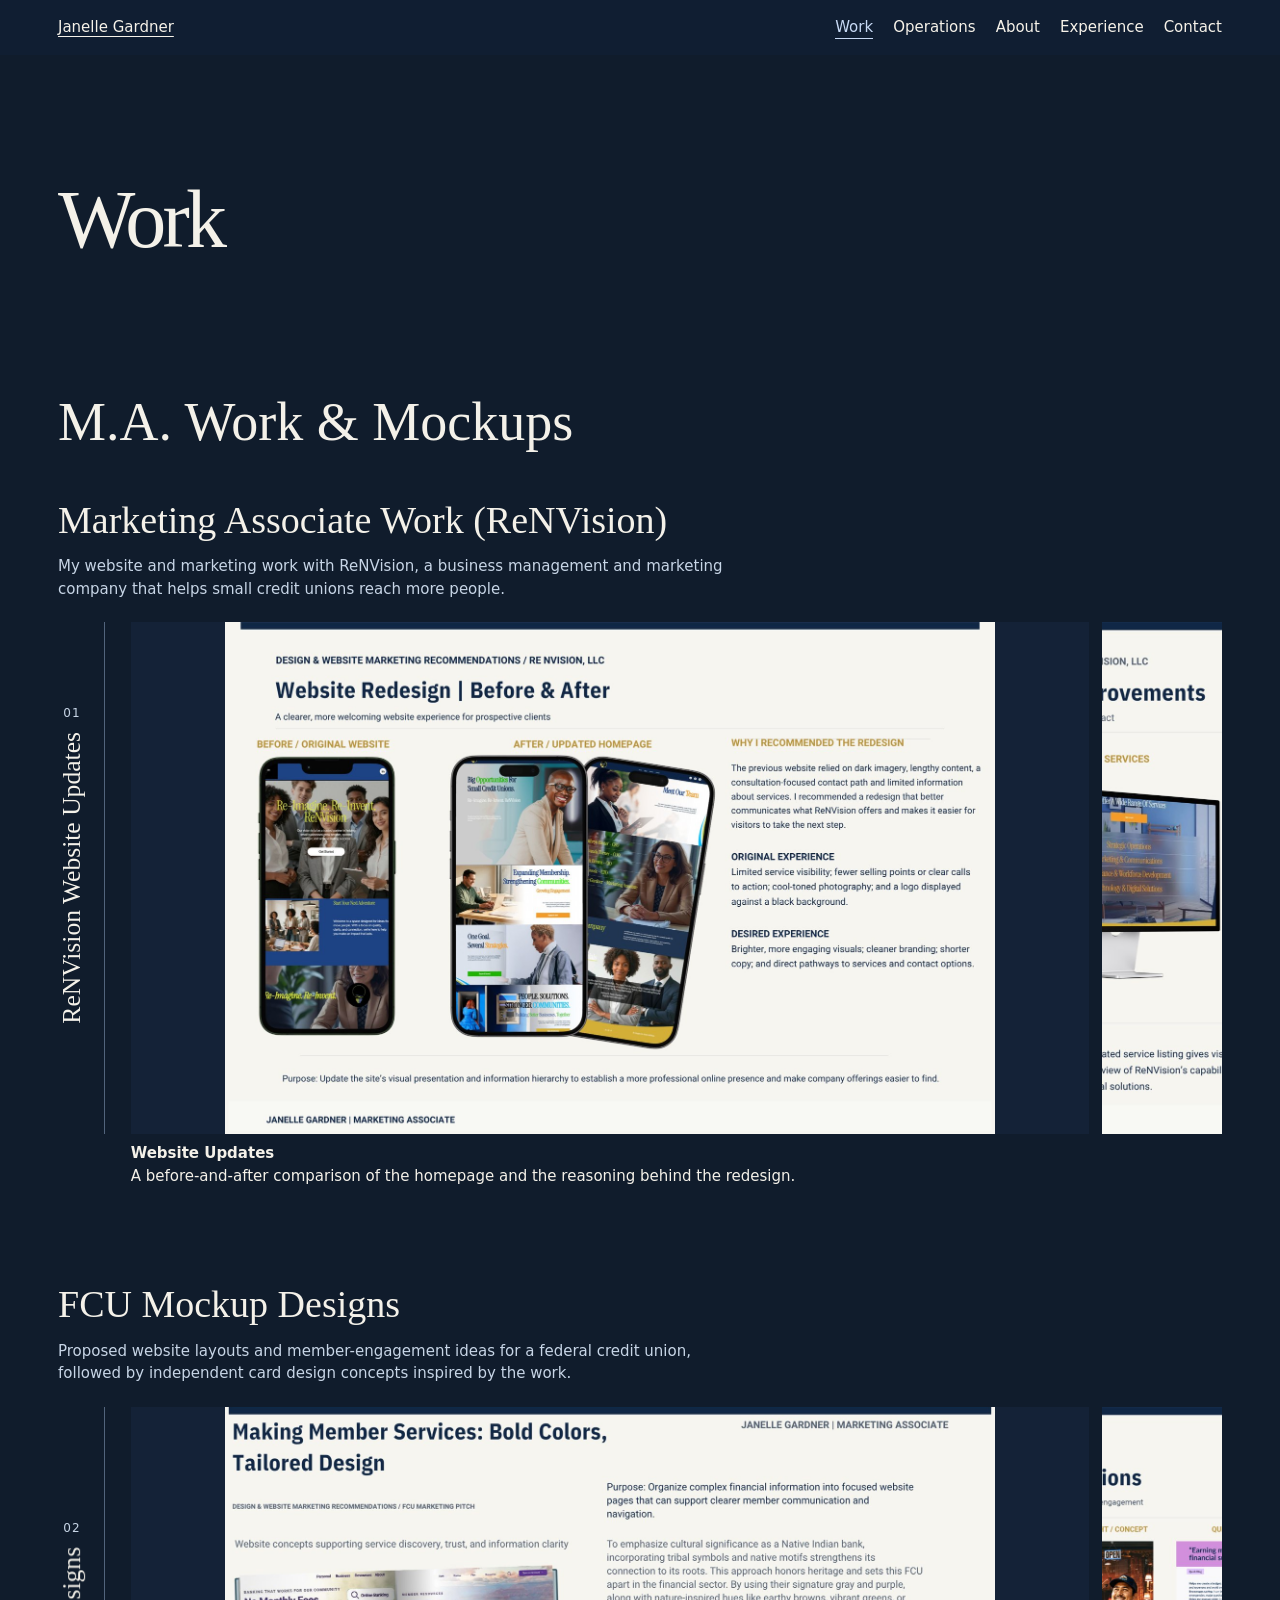
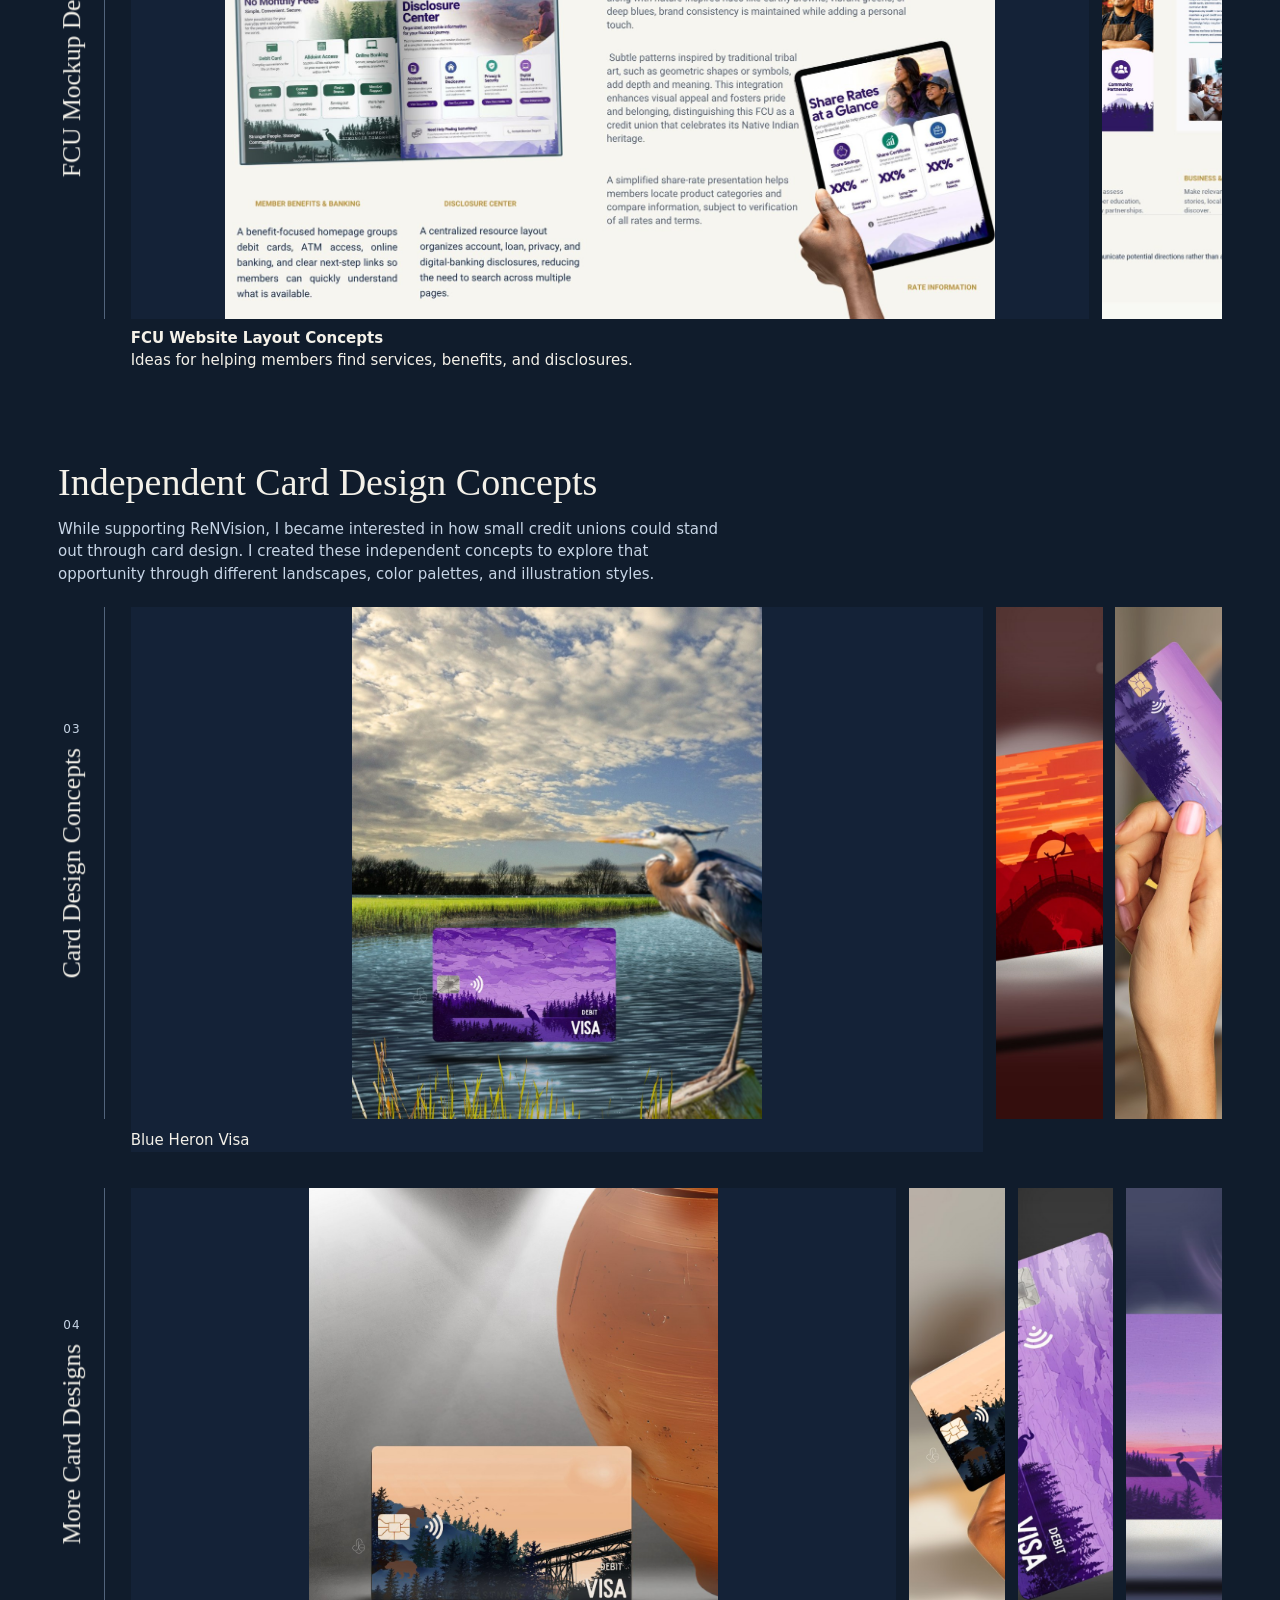
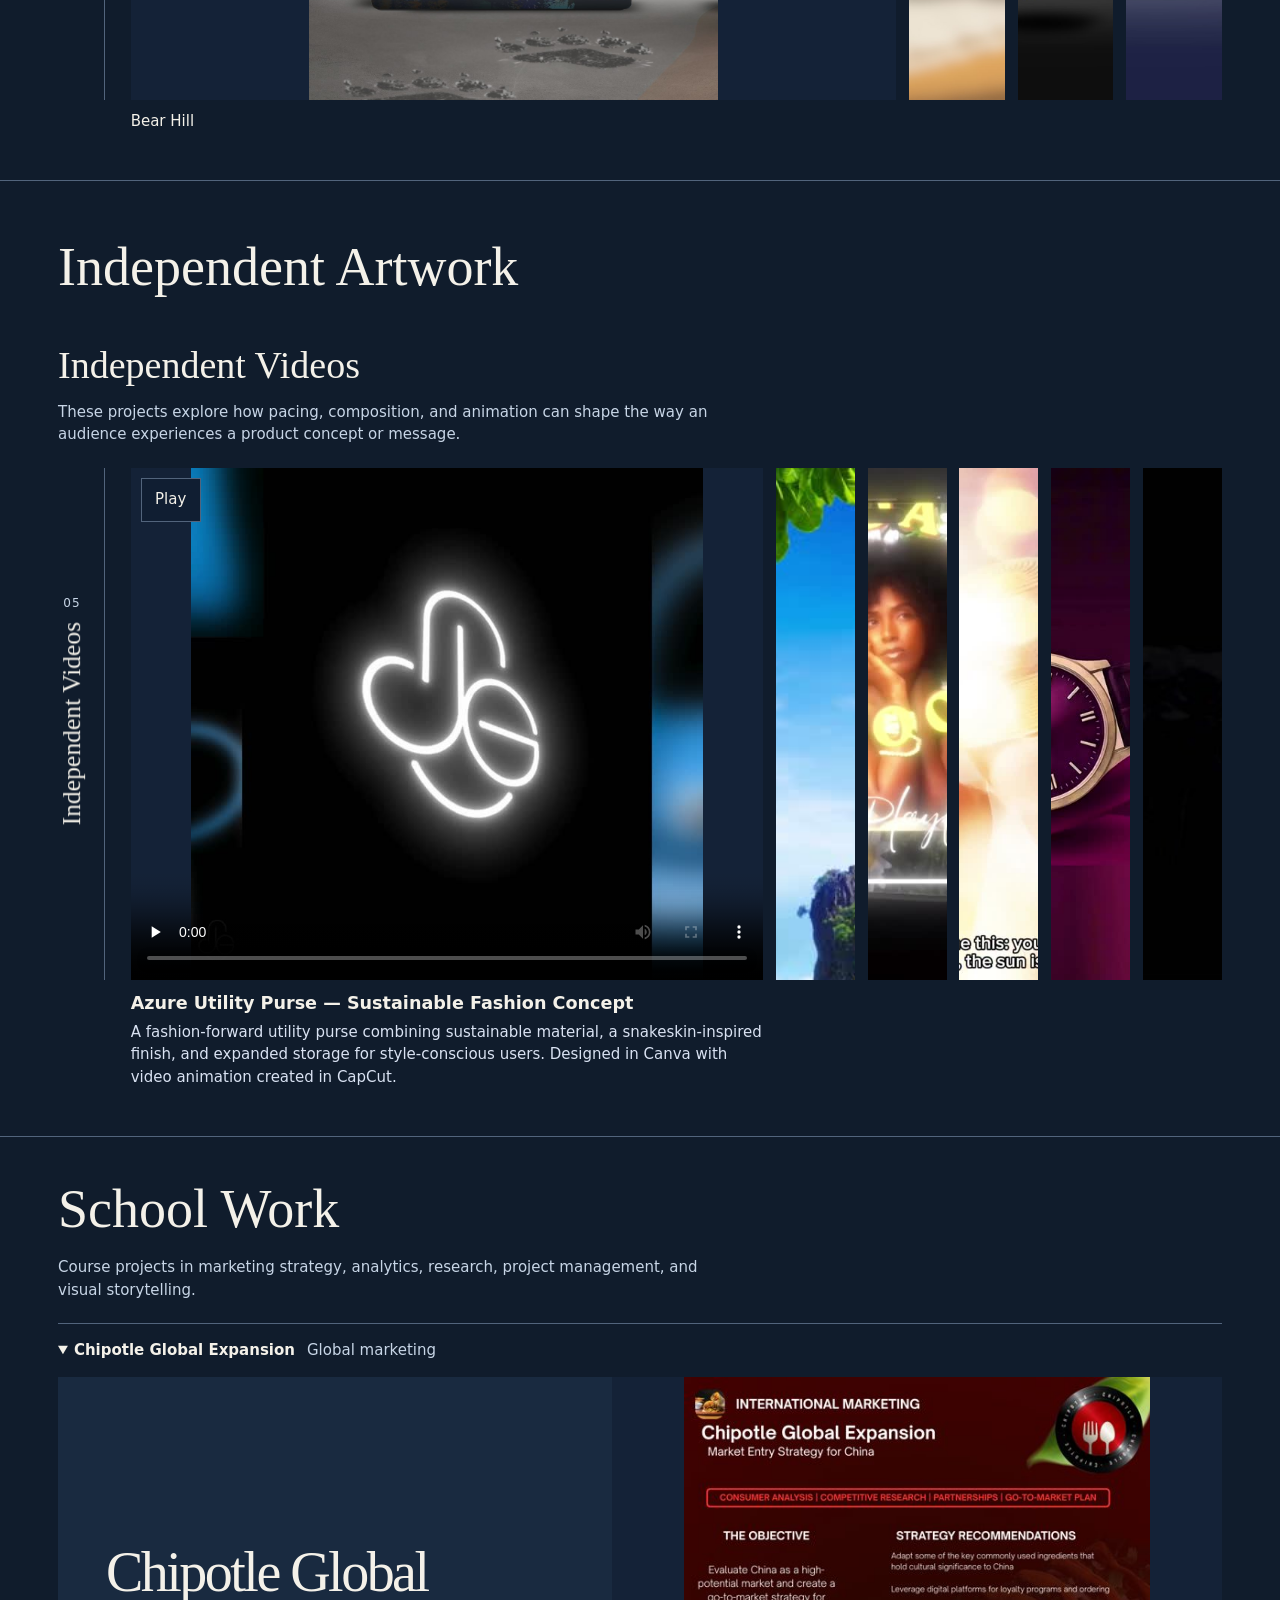
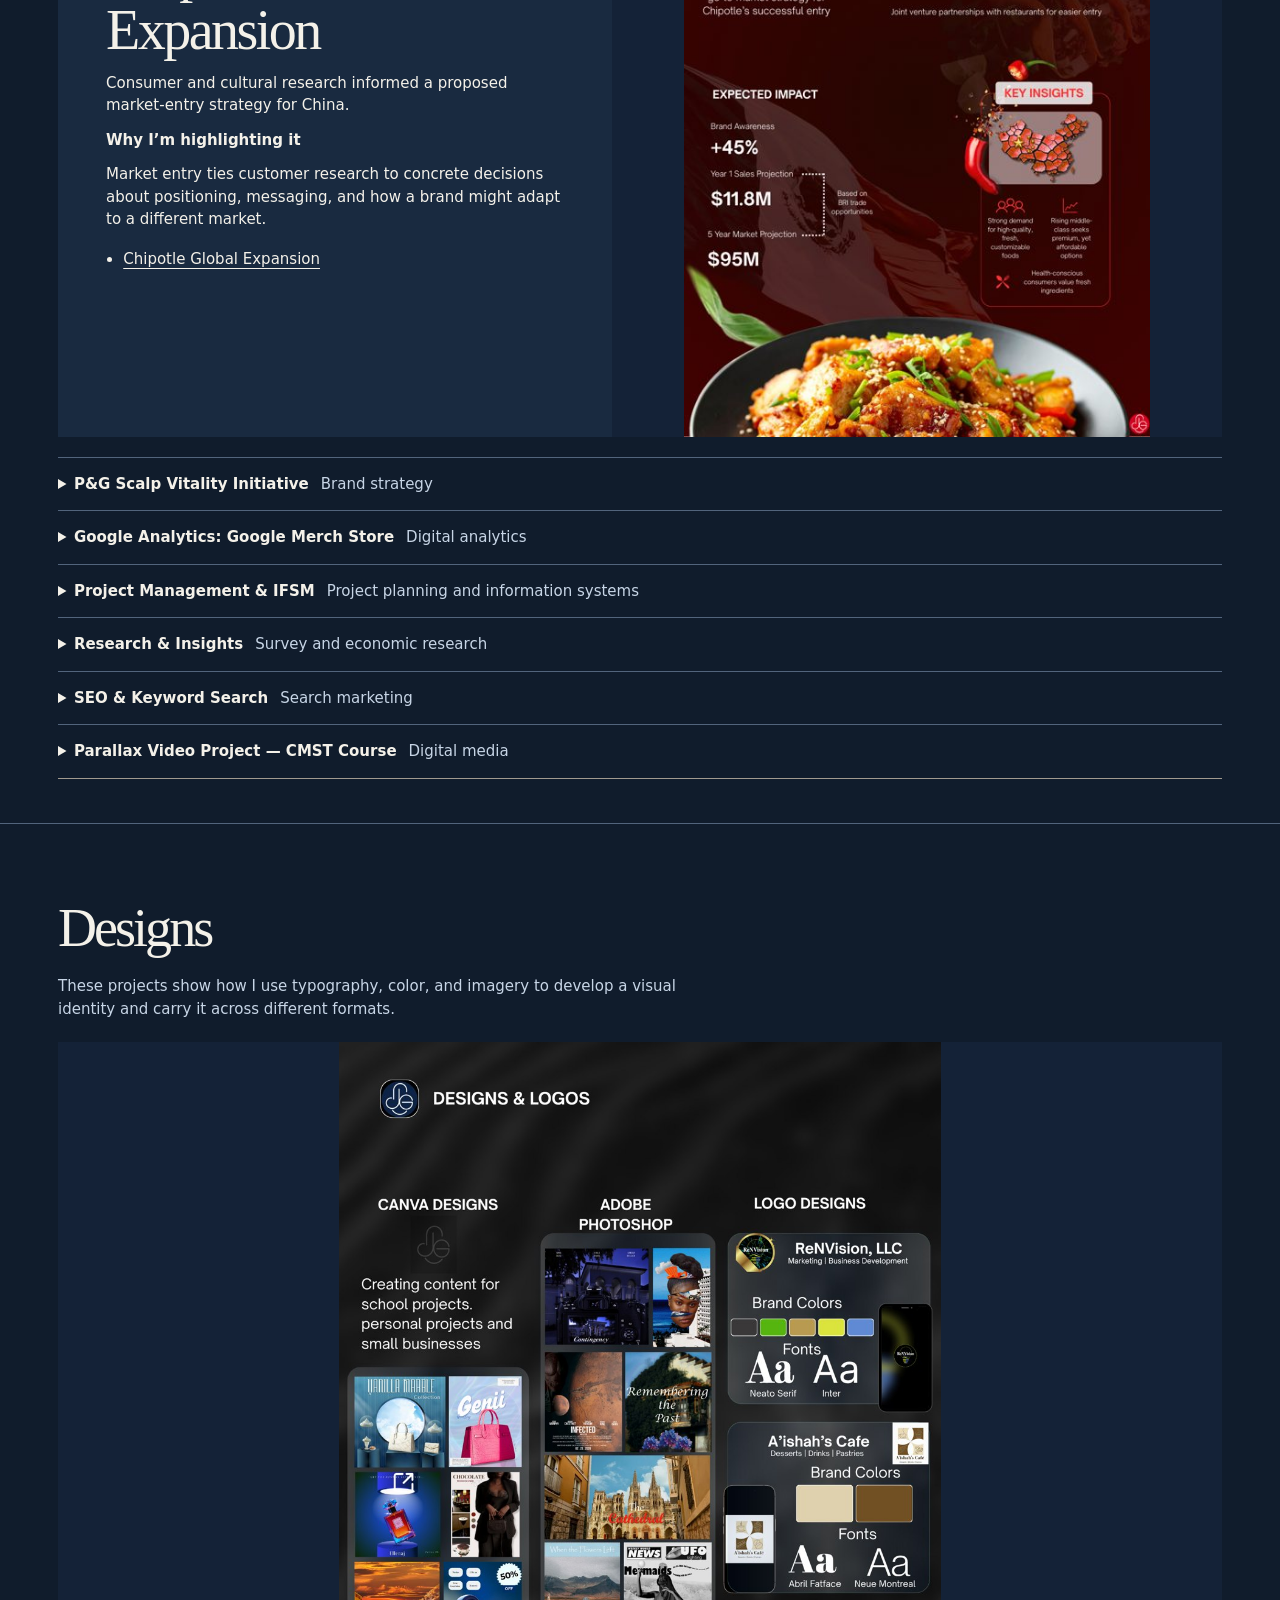
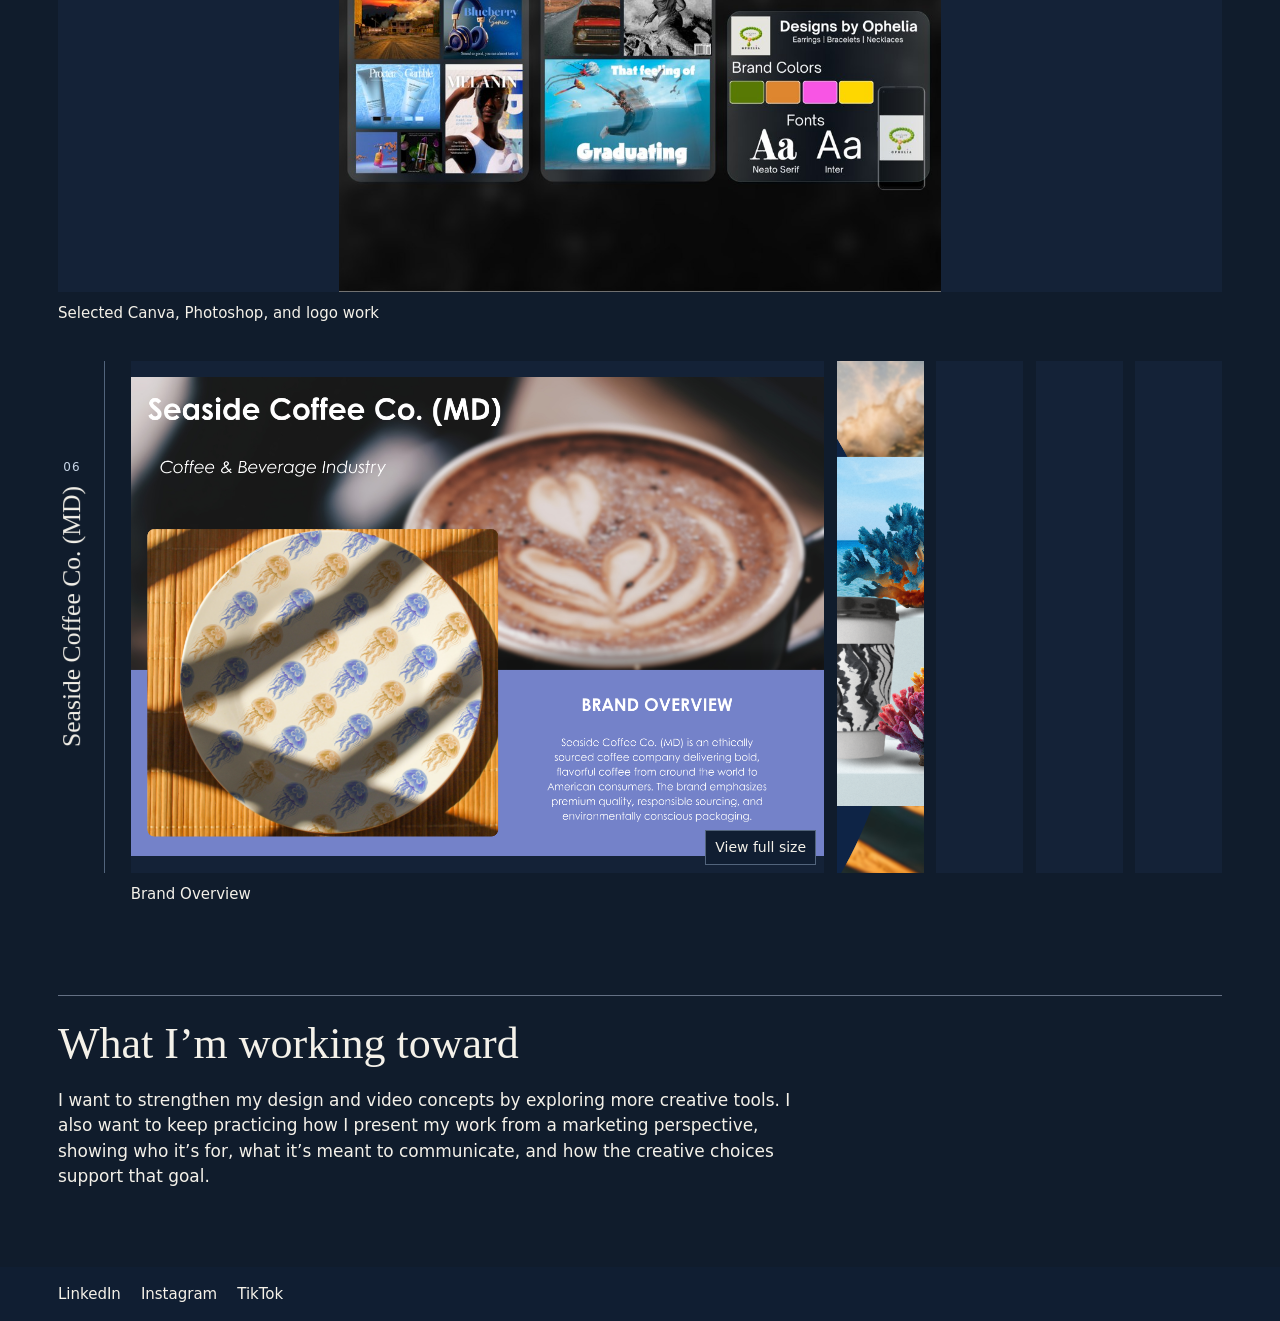
<file: index.html>
<!doctype html>
<html lang="en">
<head><meta charset="utf-8"><meta name="viewport" content="width=device-width,initial-scale=1"><title>Work | Janelle Gardner</title><link rel="stylesheet" href="portfolio.css"><script src="portfolio.js" defer></script></head>
<body><div id="jg-editorial">
<header class="bar"><a href="./">Janelle Gardner</a><nav aria-label="Portfolio sections"><a href="./" aria-current="page">Work</a><a href="operations.html">Operations</a><a href="about.html">About</a><a href="experience.html">Experience</a><a href="contact.html">Contact</a></nav></header>
<main class="work-page" id="work"><section class="work-collection" aria-labelledby="jg-work-title"><header class="work-title"><h1 id="jg-work-title">Work</h1></header>
<section class="work-group" aria-labelledby="jg-ma"><h2 id="jg-ma">M.A. Work &amp; Mockups</h2><section class="work preview-section" aria-labelledby="jg-renvision"><h3 id="jg-renvision">Marketing Associate Work (ReNVision)</h3><p class="purpose">My website and marketing work with ReNVision, a business management and marketing company that helps small credit unions reach more people.</p><div class="gallery-frame" role="group" aria-labelledby="gallery-title-01"><div class="gallery-rail"><span aria-hidden="true">01</span><p id="gallery-title-01">ReNVision Website Updates</p></div><div class="sample-stack" data-gallery><figure><img src="media/company_website_changes.jpg" alt="ReNVision homepage redesign comparison" loading="lazy"><figcaption><strong>Website Updates</strong><p>A before-and-after comparison of the homepage and the reasoning behind the redesign.</p></figcaption></figure><figure><img src="media/website_concept_updates.jpg" alt="ReNVision page design revisions" loading="lazy"><figcaption><strong>Website Page Designs</strong><p>Revisions for the About Us, Services, and Contact pages.</p></figcaption></figure></div></div></section><section class="creative showcase preview-section" aria-labelledby="jg-fcu"><h3 id="jg-fcu">FCU Mockup Designs</h3><p class="purpose">Proposed website layouts and member-engagement ideas for a federal credit union, followed by independent card design concepts inspired by the work.</p><div class="gallery-frame" role="group" aria-labelledby="gallery-title-02"><div class="gallery-rail"><span aria-hidden="true">02</span><p id="gallery-title-02">FCU Mockup Designs</p></div><div class="sample-stack" data-gallery><figure><img src="media/fcu_sitelayout_concepts.jpg" alt="Federal credit union website layout concepts" loading="lazy"><figcaption><strong>FCU Website Layout Concepts</strong><p>Ideas for helping members find services, benefits, and disclosures.</p></figcaption></figure><figure><img src="media/community_engagement_concepts.jpg" alt="Federal credit union member engagement concept board" loading="lazy"><figcaption><strong>Community Engagement Concepts</strong><p>Ideas for newsletters, local business outreach, and member-focused content.</p></figcaption></figure></div></div><section class="showcase-group" aria-labelledby="jg-card-concepts">
    <h4 id="jg-card-concepts">Independent Card Design Concepts</h4><p class="purpose">While supporting ReNVision, I became interested in how small credit unions could stand out through card design. I created these independent concepts to explore that opportunity through different landscapes, color palettes, and illustration styles.</p>
    <div class="gallery-frame" role="group" aria-labelledby="gallery-title-03"><div class="gallery-rail"><span aria-hidden="true">03</span><p id="gallery-title-03">Card Design Concepts</p></div><div class="art-pair" data-gallery><figure class="gallery-lead"><img src="media/blue_heron_visa.jpg" alt="A blue heron beside a wetland with a purple landscape card" loading="lazy"><figcaption>Blue Heron Visa</figcaption></figure><figure class=""><img src="media/deer_bridge.jpg" alt="A card with a deer and a bridge silhouetted against an orange sunset" loading="lazy"><figcaption>Deer Bridge</figcaption></figure><figure class=""><img src="media/purple_mountain.jpg" alt="A handheld card showing purple mountains and evergreen trees" loading="lazy"><figcaption>Purple Mountain</figcaption></figure></div></div>
    <div class="gallery-frame" role="group" aria-labelledby="gallery-title-04"><div class="gallery-rail"><span aria-hidden="true">04</span><p id="gallery-title-04">More Card Designs</p></div><div class="art-pair" data-gallery><figure class=""><img src="media/bear_hill.jpg" alt="A bear and evergreen silhouettes on a card mockup" loading="lazy"><figcaption>Bear Hill</figcaption></figure><figure class=""><img src="media/bears_mountain.jpg" alt="A handheld card with a peach sky and a dark mountain forest" loading="lazy"><figcaption>Bears Mountain</figcaption></figure><figure class=""><img src="media/mosaic_heron.jpg" alt="A purple card with a faceted lakeside landscape" loading="lazy"><figcaption>Mosaic Heron</figcaption></figure><figure class=""><img src="media/sunset_heron.jpg" alt="A heron and forest lake beneath a lavender sunset" loading="lazy"><figcaption>Sunset Heron</figcaption></figure></div></div>
  </section>
  </section></section>
<section class="work-group" aria-labelledby="jg-independent"><h2 id="jg-independent">Independent Artwork</h2><section class="creative showcase preview-section" aria-labelledby="jg-design"><h3 id="jg-design">Independent Videos</h3><p class="purpose">These projects explore how pacing, composition, and animation can shape the way an audience experiences a product concept or message.</p>
    <div class="gallery-frame" role="group" aria-labelledby="gallery-title-05"><div class="gallery-rail"><span aria-hidden="true">05</span><p id="gallery-title-05">Independent Videos</p></div><div class="film-pair" data-gallery><figure class="motion-lead">
      <video controls playsinline preload="none" poster="media/azure_utility_purse-poster.jpg" aria-label="Azure Utility Purse — Sustainable Fashion Concept">
        <source src="assets/videos/azure_utility_purse.mp4" type="video/mp4">
      </video>
      <figcaption><h4>Azure Utility Purse — Sustainable Fashion Concept</h4><p>A fashion-forward utility purse combining sustainable material, a snakeskin-inspired finish, and expanded storage for style-conscious users. Designed in Canva with video animation created in CapCut.</p></figcaption>
    </figure><figure>
      <video controls playsinline preload="none" poster="media/jungle_leaf_purse-poster.jpg" aria-label="Jungle Bag — Sustainable Fashion Concept">
        <source src="assets/videos/jungle_leaf_purse.mp4" type="video/mp4">
      </video>
      <figcaption><h4>Jungle Bag — Sustainable Fashion Concept</h4><p>A nature-inspired fashion concept blending sustainable materials with an organic visual aesthetic. Designed in Canva with opening animation created in CapCut.</p></figcaption>
    </figure><figure>
      <video controls playsinline preload="none" poster="media/overjoyed_energized_feeling-poster.jpg" aria-label="Overjoyed — Social Content Design">
        <source src="assets/videos/overjoyed_energized_feeling.mp4" type="video/mp4">
      </video>
      <figcaption><h4>Overjoyed — Social Content Design</h4><p>A playful visual concept created to capture the fun and energy of making content for social media. Designed in Canva and animated in CapCut.</p></figcaption>
    </figure><figure>
      <video controls playsinline preload="none" poster="media/peach_breeze_promo_ad-poster.jpg" aria-label="Peach Breeze — Perfume Commercial Concept">
        <source src="assets/videos/peach_breeze_promo_ad.mp4" type="video/mp4">
      </video>
      <figcaption><h4>Peach Breeze — Perfume Commercial Concept</h4><p>A perfume concept inspired by relaxation, nostalgia, and peaceful summer days at the beach. I created the Peach Breeze brand and visual design in Canva, using a soft peach-inspired scent concept to evoke the feeling of summertime by the ocean. I used Canva’s free video library for the commercial footage and CapCut to add animation and video effects.</p></figcaption>
    </figure><figure>
      <video controls playsinline preload="none" poster="media/fig_watch_fin-poster.jpg" aria-label="Fig Watch">
        <source src="assets/videos/fig_watch_fin.mp4" type="video/mp4">
      </video>
      <figcaption><h4>Fig Watch</h4><p>A polished promotional concept presenting Fig as a featured watch brand through product-focused visual storytelling, Canva design, and CapCut effects.</p></figcaption>
    </figure><figure>
      <video controls playsinline preload="none" poster="media/diamond_bite_fin-poster.jpg" aria-label="Diamond Bite">
        <source src="assets/videos/diamond_bite_fin.mp4" type="video/mp4">
      </video>
      <figcaption><h4>Diamond Bite</h4><p>An experimental motion study exploring fluidity through layered image manipulation, Healing Brush reconstruction, Burn and Dodge enhancement, and timeline animation.</p></figcaption>
    </figure></div></div>
  </section></section>
<section class="work preview-section" aria-labelledby="jg-work"><h2 id="jg-work">School Work</h2><p class="purpose">Course projects in marketing strategy, analytics, research, project management, and visual storytelling.</p><div class="course-cases"><details class="course-case" open>
<summary><span>Chipotle Global Expansion</span><span class="course-category">Global marketing</span></summary>
<div class="course-spread">
  <div class="course-copy"><h3>Chipotle Global Expansion</h3><p>Consumer and cultural research informed a proposed market-entry strategy for China.</p><h4>Why I’m highlighting it</h4><p>Market entry ties customer research to concrete decisions about positioning, messaging, and how a brand might adapt to a different market.</p><ul class="course-links"><li><a href="https://chipotle-global-expansion.vercel.app/" target="_blank" rel="noopener noreferrer">Chipotle Global Expansion</a></li></ul></div>
  <div class="course-art"><img src="[data-uri]" alt="Chipotle Global Expansion project artwork"></div>
</div>
</details>
<details class="course-case">
<summary><span>P&amp;G Scalp Vitality Initiative</span><span class="course-category">Brand strategy</span></summary>
<div class="course-spread">
  <div class="course-copy"><h3>P&amp;G Scalp Vitality Initiative</h3><p>A proposed Pantene subline for preventative scalp health, supported by competitive research, product development, and a launch plan.</p><h4>Why I’m highlighting it</h4><p>The brief connects a consumer need to product positioning and the choices involved in bringing a new line to market.</p><ul class="course-links"><li><a href="https://jnkgdr-arch.github.io/PanteneSubline/" target="_blank" rel="noopener noreferrer">Pantene Scalp Vitality</a></li></ul></div>
  <div class="course-art"><img src="media/go_to_marketing_strategy.jpg" alt="P&amp;G Scalp Vitality Initiative project artwork" loading="lazy"></div>
</div>
</details>
<details class="course-case">
<summary><span>Google Analytics: Google Merch Store</span><span class="course-category">Digital analytics</span></summary>
<div class="course-spread">
  <div class="course-copy"><h3>Google Analytics: Google Merch Store</h3><p>A GA4 analysis of acquisition, engagement, and product performance for the Google Merchandise Store.</p><h4>Why I’m highlighting it</h4><p>The project shows how browsing and purchase data can help prioritize marketing and e-commerce improvements.</p><ul class="course-links"><li><a href="https://google-merch-store-g4-analysis.vercel.app/" target="_blank" rel="noopener noreferrer">Google Merchandise Store GA4 Analysis</a></li></ul></div>
  <div class="course-art"><img src="media/google_analytics4.jpg" alt="Google Analytics: Google Merch Store project artwork" loading="lazy"></div>
</div>
</details>
<details class="course-case">
<summary><span>Project Management &amp; IFSM</span><span class="course-category">Project planning and information systems</span></summary>
<div class="course-spread">
  <div class="course-copy"><h3>Project Management &amp; IFSM</h3><p>Four course projects cover risk mitigation, system recommendations, inventory implementation, and project planning.</p><h4>Why I’m highlighting it</h4><p>Together they show how planning methods can be applied to different problems, from comparing systems to mapping implementation risks and dependencies.</p><ul class="course-links"><li><a href="https://health-connect-risk-mitigation.vercel.app/" target="_blank" rel="noopener noreferrer">HealthConnect Risk Mitigation</a></li><li><a href="https://business-analysis-system-recommenda.vercel.app/" target="_blank" rel="noopener noreferrer">EZ-ATS Applicant Tracking Recommendation</a></li><li><a href="https://retail-systems-proj-mang.vercel.app/" target="_blank" rel="noopener noreferrer">R.I.M.S. Inventory Implementation</a></li><li><a href="https://tech-company-case-study.vercel.app/" target="_blank" rel="noopener noreferrer">Global Tech Case Study</a></li></ul></div>
  <div class="course-art"><img src="media/global_tech_project-management.jpg" alt="Project Management &amp; IFSM project artwork" loading="lazy"></div>
</div>
</details>
<details class="course-case">
<summary><span>Research &amp; Insights</span><span class="course-category">Survey and economic research</span></summary>
<div class="course-spread">
  <div class="course-copy"><h3>Research &amp; Insights</h3><p>Three projects turn restaurant survey responses, development indicators, and unemployment data into findings and recommendations.</p><h4>Why I’m highlighting it</h4><p>The examples show how different kinds of evidence can answer different questions, from understanding customers to interpreting economic trends.</p><ul class="course-links"><li><a href="https://jnkgdr-arch.github.io/RestaurantSurveyAnalytics/" target="_blank" rel="noopener noreferrer">Restaurant Survey Analytics</a></li><li><a href="https://world-development-indicators-psi.vercel.app/" target="_blank" rel="noopener noreferrer">World Development Indicators</a></li><li><a href="https://unemployment-and-the-economy.vercel.app/" target="_blank" rel="noopener noreferrer">Unemployment and the Economy</a></li></ul></div>
  <div class="course-art"><img src="media/research_and_insights.jpg" alt="Research &amp; Insights project artwork" loading="lazy"></div>
</div>
</details>
<details class="course-case">
<summary><span>SEO &amp; Keyword Search</span><span class="course-category">Search marketing</span></summary>
<div class="course-spread">
  <div class="course-copy"><h3>SEO &amp; Keyword Search</h3><p>A Coleman keyword strategy that considers demand, competition, search intent, and customer feedback.</p><h4>Why I’m highlighting it</h4><p>The project shows how search behavior can inform decisions across paid, organic, and display campaigns.</p><ul class="course-links"><li><a href="https://seo-tailoringand-consumer-interest.vercel.app/" target="_blank" rel="noopener noreferrer">SEO Tailoring &amp; Consumer Interest</a></li></ul></div>
  <div class="course-art"><img src="media/seo_and_keywords.jpg" alt="SEO &amp; Keyword Search project artwork" loading="lazy"></div>
</div>
</details>
<details class="course-case">
<summary><span>Parallax Video Project — CMST Course</span><span class="course-category">Digital media</span></summary>
<div class="course-spread">
  <div class="course-copy"><h3>Parallax Video Project — CMST Course</h3><p>A Photoshop course project using layered imagery and motion. Inspired by a film about an individual’s struggles with faith, it explores how visual depth and movement can support that theme.</p><h4>Why I’m highlighting it</h4><p>The piece demonstrates how motion can carry part of a story through composition and depth.</p><ul class="course-links"><li><a href="assets/videos/parallax_cmst_cathedral.mp4" target="_blank" rel="noopener noreferrer">Open the course video</a></li></ul></div>
  <div class="course-art"><video controls playsinline preload="none" poster="media/parallax_cmst_cathedral-poster.jpg" aria-label="Parallax Video Project — CMST Course">
        <source src="assets/videos/parallax_cmst_cathedral.mp4" type="video/mp4">
      </video></div>
</div>
</details></div></section>
<section class="creative showcase preview-section" aria-labelledby="jg-logos"><h2 id="jg-logos">Designs</h2><p class="purpose">These projects show how I use typography, color, and imagery to develop a visual identity and carry it across different formats.</p><figure class="logo-board"><img src="media/designs_and_logo.jpg" alt="A portfolio board featuring visual designs, logo development, and branding examples" loading="lazy"><figcaption>Selected Canva, Photoshop, and logo work</figcaption></figure>
<div class="gallery-frame" role="group" aria-labelledby="gallery-title-06"><div class="gallery-rail"><span aria-hidden="true">06</span><p id="gallery-title-06">Seaside Coffee Co. (MD)</p></div><div class="art-pair branding-gallery" data-gallery>
  <figure><a class="gallery-original" href="assets/branding/brand_overview.png" target="_blank" rel="noopener" aria-label="View Brand Overview full size in a new tab"><img src="assets/branding/brand_overview.png" width="2732" height="1886" loading="lazy" decoding="async" alt="Seaside Coffee Co. (MD) — Brand Overview branding board"><span aria-hidden="true">View full size</span></a><figcaption>Brand Overview</figcaption></figure>
  <figure><a class="gallery-original" href="assets/branding/brand_purpose.png" target="_blank" rel="noopener" aria-label="View Brand Purpose full size in a new tab"><img src="assets/branding/brand_purpose.png" width="2732" height="2040" loading="lazy" decoding="async" alt="Seaside Coffee Co. (MD) — Brand Purpose branding board"><span aria-hidden="true">View full size</span></a><figcaption>Brand Purpose</figcaption></figure>
  <figure><a class="gallery-original" href="assets/branding/target_market.png" target="_blank" rel="noopener" aria-label="View Target Market full size in a new tab"><img src="assets/branding/target_market.png" width="2732" height="1980" loading="lazy" decoding="async" alt="Seaside Coffee Co. (MD) — Target Market branding board"><span aria-hidden="true">View full size</span></a><figcaption>Target Market</figcaption></figure>
  <figure><a class="gallery-original" href="assets/branding/brand_niche.png" target="_blank" rel="noopener" aria-label="View Brand Niche full size in a new tab"><img src="assets/branding/brand_niche.png" width="2732" height="1980" loading="lazy" decoding="async" alt="Seaside Coffee Co. (MD) — Brand Niche branding board"><span aria-hidden="true">View full size</span></a><figcaption>Brand Niche</figcaption></figure>
  <figure><a class="gallery-original" href="assets/branding/creative_direction.png" target="_blank" rel="noopener" aria-label="View Creative Direction full size in a new tab"><img src="assets/branding/creative_direction.png" width="2732" height="1602" loading="lazy" decoding="async" alt="Seaside Coffee Co. (MD) — Creative Direction branding board"><span aria-hidden="true">View full size</span></a><figcaption>Creative Direction</figcaption></figure>
</div></div>
<section class="showcase-note" aria-labelledby="jg-next">
    <h3 id="jg-next">What I’m working toward</h3>
    <p>I want to strengthen my design and video concepts by exploring more creative tools. I also want to keep practicing how I present my work from a marketing perspective, showing who it’s for, what it’s meant to communicate, and how the creative choices support that goal.</p>
  </section></section></section></main>
<footer><nav aria-label="Social profiles"><a href="https://www.linkedin.com/in/jgardnerdesign" target="_blank" rel="noopener noreferrer">LinkedIn</a><a href="https://www.instagram.com/jkg_collection1/" target="_blank" rel="noopener noreferrer">Instagram</a><a href="https://www.tiktok.com/@jagakay3" target="_blank" rel="noopener noreferrer">TikTok</a></nav></footer>
</div></body>
</html>
</file>
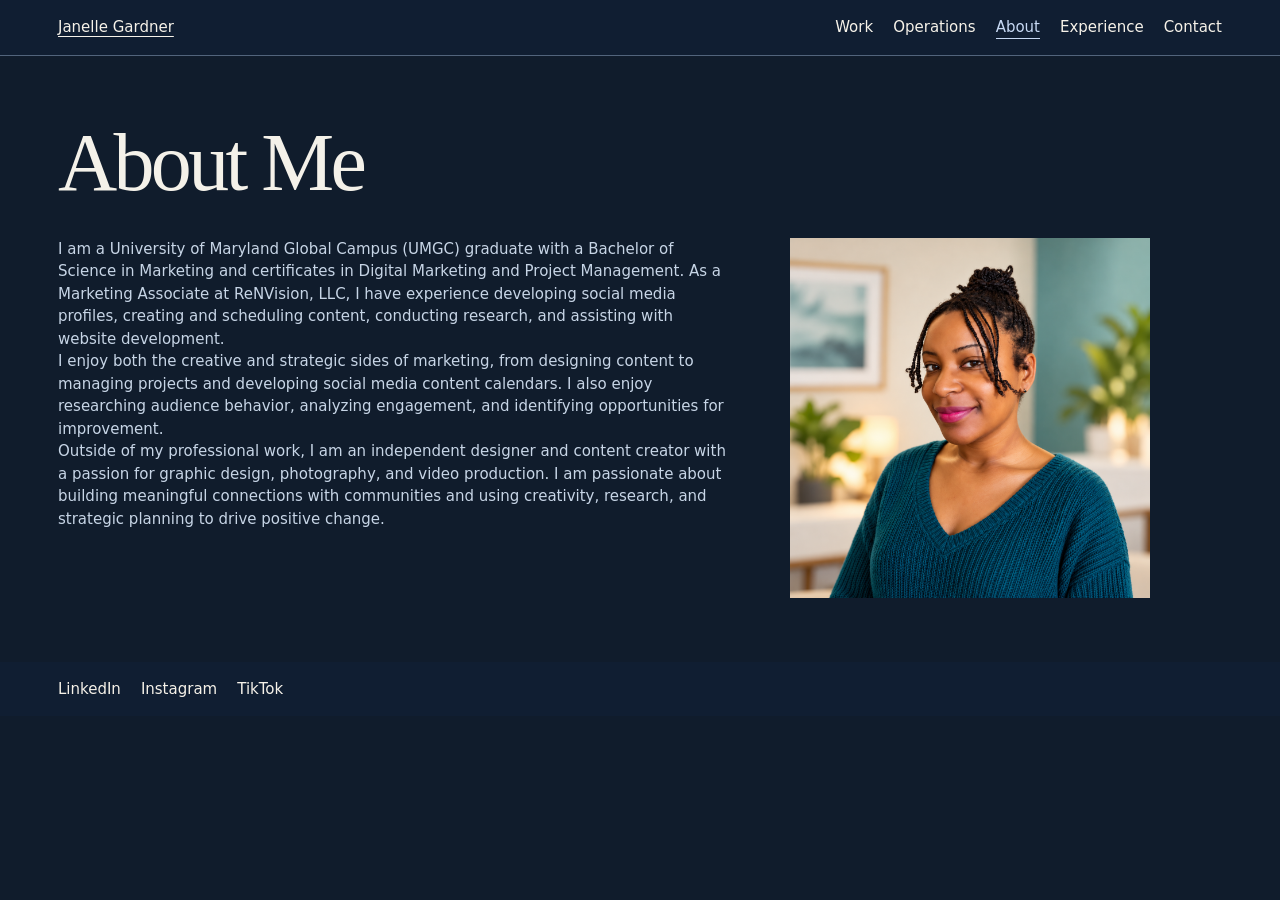
<file: about.html>
<!doctype html>
<html lang="en">
<head>
  <meta charset="utf-8">
  <meta name="viewport" content="width=device-width,initial-scale=1">
  <title>About Me | Janelle Gardner</title>
  <link rel="stylesheet" href="portfolio.css">
<script src="portfolio.js" defer></script>
</head>

<body>
  <div id="jg-editorial">

    <header class="bar">
      <a href="./">Janelle Gardner</a>

      <nav aria-label="Portfolio sections">
        <a href="./">Work</a>
        <a href="operations.html">Operations</a>
        <a href="about.html" aria-current="page">About</a>
        <a href="experience.html">Experience</a>
        <a href="contact.html">Contact</a>
      </nav>
    </header>

    <main class="inner-page">

      <section class="work preview-section" aria-labelledby="jg-about">

        <h1 id="jg-about">About Me</h1>

        <div class="about-layout">

          <div class="purpose">

            <p>
              I am a University of Maryland Global Campus (UMGC)
              graduate with a Bachelor of Science in Marketing and
              certificates in Digital Marketing and Project Management.
              As a Marketing Associate at ReNVision, LLC, I have
              experience developing social media profiles, creating
              and scheduling content, conducting research, and
              assisting with website development.
            </p>

            <p>
              I enjoy both the creative and strategic sides of
              marketing, from designing content to managing projects
              and developing social media content calendars.
              I also enjoy researching audience behavior,
              analyzing engagement, and identifying opportunities
              for improvement.
            </p>

            <p>
              Outside of my professional work, I am an independent
              designer and content creator with a passion for
              graphic design, photography, and video production.
              I am passionate about building meaningful connections
              with communities and using creativity, research,
              and strategic planning to drive positive change.
            </p>

          </div>

          <img
            class="about-portrait" decoding="async" src="assets/about_me_prof_pic.png"
            alt="Portrait of Janelle Gardner"
            width="1254"
            height="1254"
          >

        </div>

      </section>

    </main>

    <footer>
      <nav aria-label="Social profiles">

        <a href="https://www.linkedin.com/in/jgardnerdesign"
           target="_blank"
           rel="noopener noreferrer">LinkedIn</a>

        <a href="https://www.instagram.com/jkg_collection1/"
           target="_blank"
           rel="noopener noreferrer">Instagram</a>

        <a href="https://www.tiktok.com/@jagakay3"
           target="_blank"
           rel="noopener noreferrer">TikTok</a>

      </nav>
    </footer>

  </div>
</body>
</html>
</file>
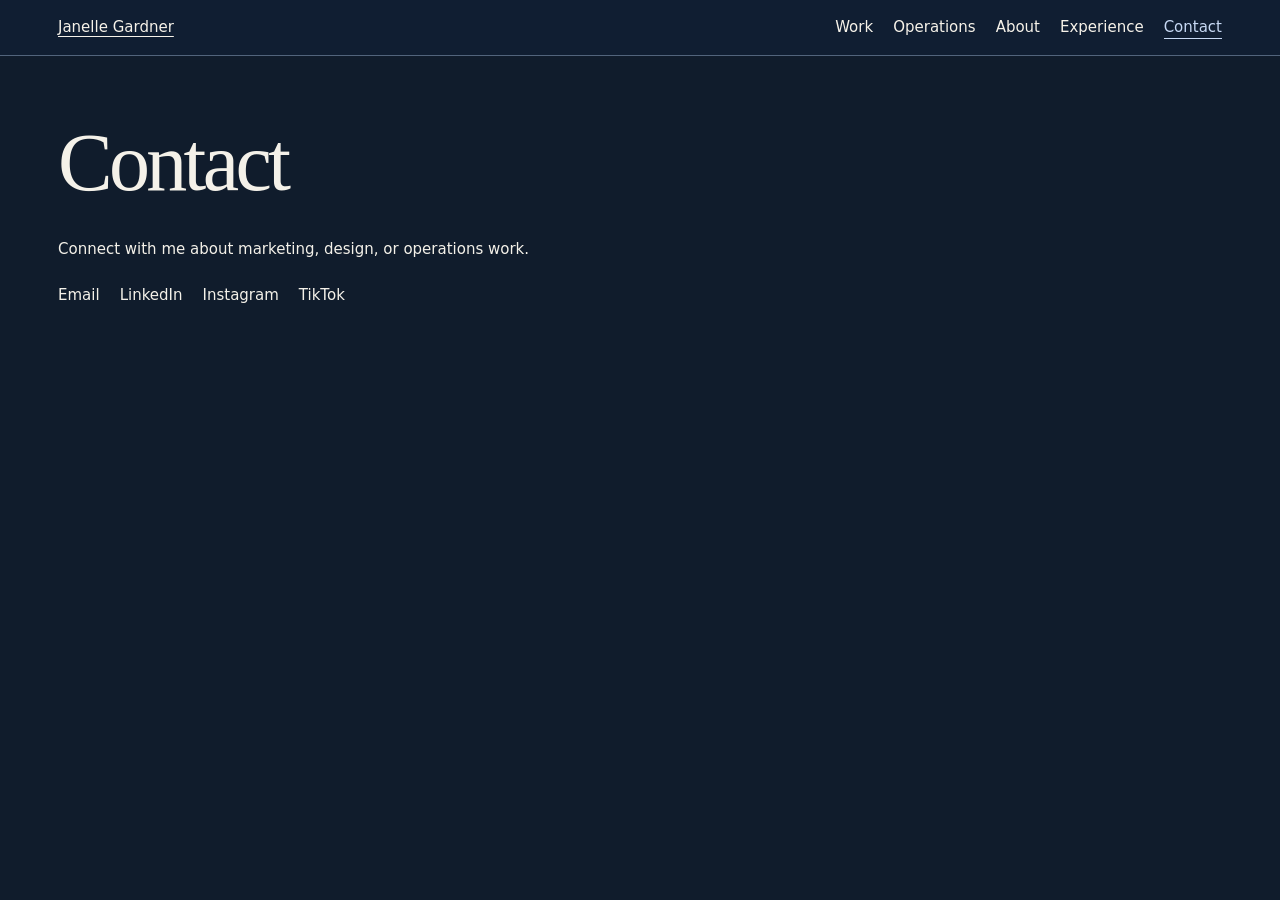
<file: contact.html>
<!doctype html>
<html lang="en">
<head><meta charset="utf-8"><meta name="viewport" content="width=device-width,initial-scale=1"><title>Contact | Janelle Gardner</title><link rel="stylesheet" href="portfolio.css"><script src="portfolio.js" defer></script>
</head>
<body><div id="jg-editorial">
<header class="bar"><a href="./">Janelle Gardner</a><nav aria-label="Portfolio sections"><a href="./">Work</a><a href="operations.html">Operations</a><a href="about.html">About</a><a href="experience.html">Experience</a><a href="contact.html" aria-current="page">Contact</a></nav></header>
<main class="inner-page"><section class="work preview-section" aria-labelledby="jg-contact"><h1 id="jg-contact">Contact</h1><p>Connect with me about marketing, design, or operations work.</p><nav class="contact-links" aria-label="Contact links"><a href="mailto:j.kgardner@outlook.com">Email</a><a href="https://www.linkedin.com/in/jgardnerdesign" target="_blank" rel="noopener noreferrer">LinkedIn</a><a href="https://www.instagram.com/jkg_collection1/" target="_blank" rel="noopener noreferrer">Instagram</a><a href="https://www.tiktok.com/@jagakay3" target="_blank" rel="noopener noreferrer">TikTok</a></nav></section></main>
</div></body>
</html>
</file>
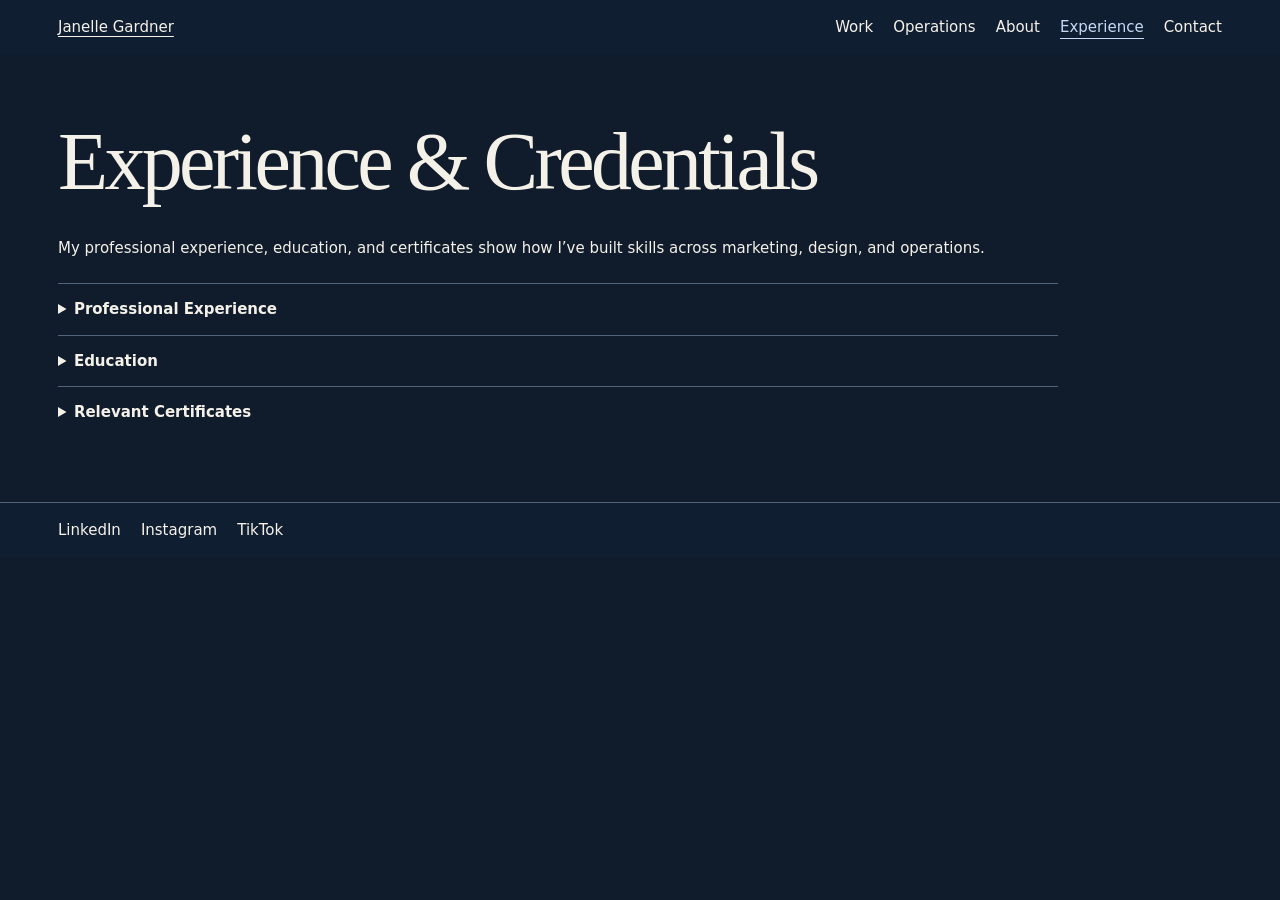
<file: experience.html>
<!doctype html>
<html lang="en">
<head><meta charset="utf-8"><meta name="viewport" content="width=device-width,initial-scale=1"><title>Experience &amp; Credentials | Janelle Gardner</title><link rel="stylesheet" href="portfolio.css"><script src="portfolio.js" defer></script>
</head>
<body><div id="jg-editorial">
<header class="bar"><a href="./">Janelle Gardner</a><nav aria-label="Portfolio sections"><a href="./">Work</a><a href="operations.html">Operations</a><a href="about.html">About</a><a href="experience.html" aria-current="page">Experience</a><a href="contact.html">Contact</a></nav></header>
<main class="inner-page"><section class="experience" aria-labelledby="jg-experience">
    <h1 id="jg-experience">Experience &amp; Credentials</h1>
    <p>My professional experience, education, and certificates show how I’ve built skills across marketing, design, and operations.</p>
  <div class="credentials"><details><summary>Professional Experience</summary><article class="timeline-card featured-entry reveal-card">
                <p class="timeline-card__date">Jun 2023 – Present</p>
                <h4>Marketing Associate / Social Media Management</h4>
                <p>ReNVision, LLC</p>
                <ul class="capability-tags"><li>Social Media</li><li>Audience Research</li><li>Content</li></ul>
              </article><article class="timeline-card reveal-card">
                <p class="timeline-card__date">Sep 2020 – Jun 2025</p>
                <h4>General Merchandise Supervisor</h4>
                <p>Barnes &amp; Noble College Booksellers — Howard University</p>
                <ul class="capability-tags"><li>Operations</li><li>Customer Experience</li><li>Team Leadership</li></ul>
              </article><article class="timeline-card reveal-card">
                <p class="timeline-card__date">Jan 2020 – Mar 2020</p>
                <h4>Bookseller</h4>
                <p>Barnes &amp; Noble College Booksellers — Georgetown University</p>
                <ul class="capability-tags"><li>Customer Service</li><li>Transactions</li><li>Retail Operations</li></ul>
              </article></details><details><summary>Education</summary><article class="education-card education-card--featured featured-entry reveal-card">
                <p class="credential-type">Bachelor's degree</p>
                <h4>Bachelor of Science in Marketing</h4>
                <p>University of Maryland Global Campus (UMGC)</p>
                <strong>May 2026</strong>
              </article><article class="education-card reveal-card"><p class="credential-type">Certificate</p><h4>Digital Marketing Certificate</h4><p>University of Maryland Global Campus (UMGC)</p></article><article class="education-card reveal-card"><p class="credential-type">Certificate</p><h4>Project Management Certificate</h4><p>University of Maryland Global Campus (UMGC)</p></article></details><details><summary>Relevant Certificates</summary><article class="development-card featured-entry reveal-card"><h4>Omnichannel Marketing Job Simulation</h4><time datetime="2025-09">Sep 2025</time></article><article class="development-card reveal-card"><h4>Siemens Mobility Project Manager Job Simulation</h4><time datetime="2025-12">Dec 2025</time></article><article class="development-card reveal-card"><h4>BCG Data for Decision Makers Job Simulation</h4><time datetime="2026-01">Jan 2026</time></article></details></div></section></main>
<footer><nav aria-label="Social profiles"><a href="https://www.linkedin.com/in/jgardnerdesign" target="_blank" rel="noopener noreferrer">LinkedIn</a><a href="https://www.instagram.com/jkg_collection1/" target="_blank" rel="noopener noreferrer">Instagram</a><a href="https://www.tiktok.com/@jagakay3" target="_blank" rel="noopener noreferrer">TikTok</a></nav></footer>
</div></body>
</html>
</file>
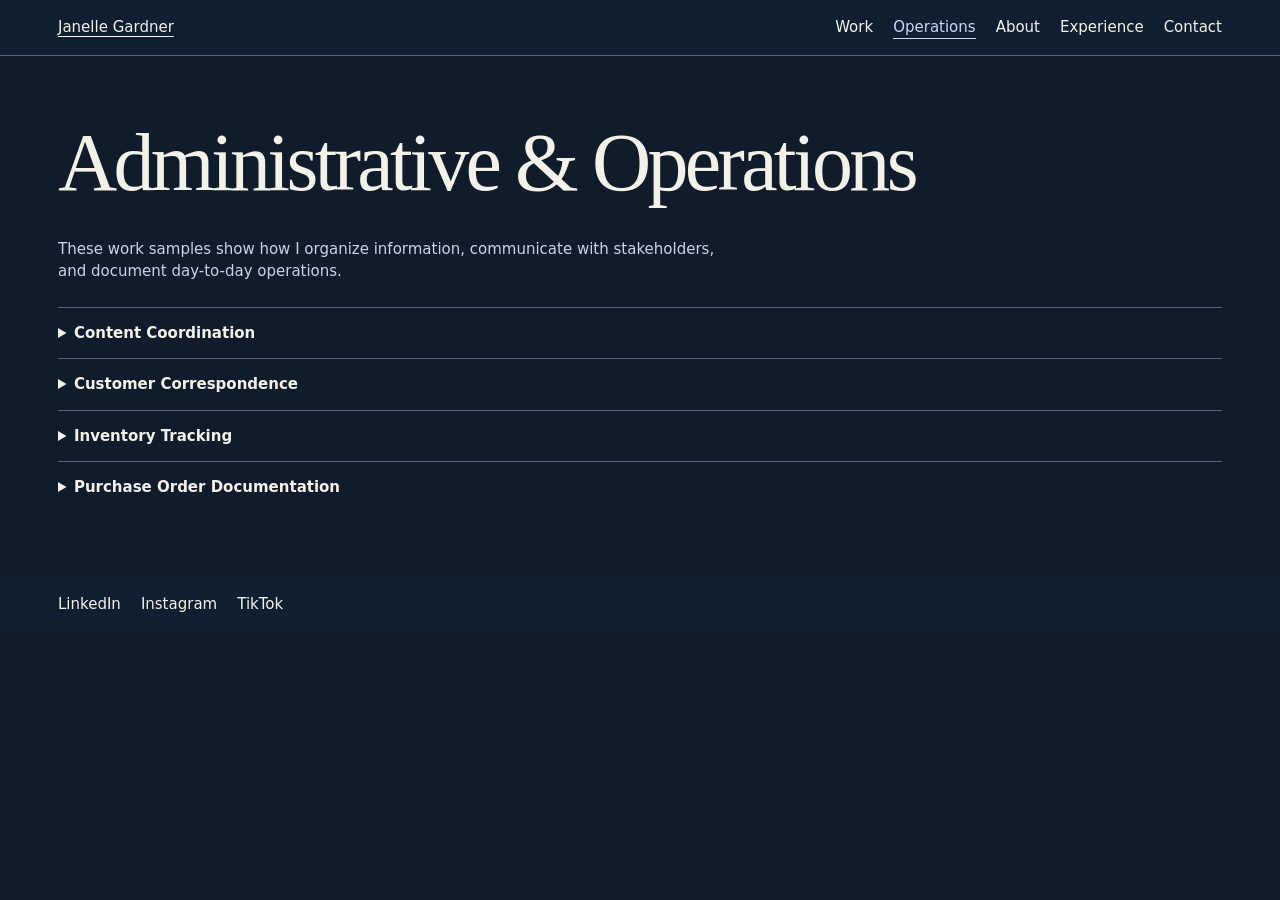
<file: operations.html>
<!doctype html>
<html lang="en">
<head><meta charset="utf-8"><meta name="viewport" content="width=device-width,initial-scale=1"><title>Operations | Janelle Gardner</title><link rel="stylesheet" href="portfolio.css"><script src="portfolio.js" defer></script>
</head>
<body><div id="jg-editorial">
<header class="bar"><a href="./">Janelle Gardner</a><nav aria-label="Portfolio sections"><a href="./">Work</a><a href="operations.html" aria-current="page">Operations</a><a href="about.html">About</a><a href="experience.html">Experience</a><a href="contact.html">Contact</a></nav></header>
<main class="inner-page"><section class="work preview-section" aria-labelledby="jg-admin"><h1 id="jg-admin">Administrative &amp; Operations</h1><p class="purpose">These work samples show how I organize information, communicate with stakeholders, and document day-to-day operations.</p><div class="school-list"><details><summary>Content Coordination</summary><img src="media/content_email.jpg" alt="Content Coordination sample" loading="lazy"></details><details><summary>Customer Correspondence</summary><img src="media/customer_email.jpg" alt="Customer Correspondence sample" loading="lazy"></details><details><summary>Inventory Tracking</summary><img src="media/inventory_tracker.jpg" alt="Inventory Tracking sample" loading="lazy"></details><details><summary>Purchase Order Documentation</summary><img src="media/purord_example.jpg" alt="Purchase Order Documentation sample" loading="lazy"></details></div></section></main>
<footer><nav aria-label="Social profiles"><a href="https://www.linkedin.com/in/jgardnerdesign" target="_blank" rel="noopener noreferrer">LinkedIn</a><a href="https://www.instagram.com/jkg_collection1/" target="_blank" rel="noopener noreferrer">Instagram</a><a href="https://www.tiktok.com/@jagakay3" target="_blank" rel="noopener noreferrer">TikTok</a></nav></footer>
</div></body>
</html>
</file>
<file: portfolio.css>
body{margin:0}

#jg-editorial {
  --navy:#101e32; --ivory:#f6f2e9; --ink:#172538; --blue:#c7d9f4; --line:#a19a8f;
  background:var(--ivory); color:var(--ink); font:15px/1.5 system-ui,sans-serif;
}
#jg-editorial * { box-sizing:border-box; }
#jg-editorial h2,#jg-editorial h3,#jg-editorial p { margin:0; }
#jg-editorial img { width:100%; display:block; }
#jg-editorial a { color:inherit; text-underline-offset:4px; }
#jg-editorial .bar,#jg-editorial footer { padding:16px clamp(18px,5vw,58px); display:flex; justify-content:space-between; gap:12px 24px; flex-wrap:wrap; background:var(--navy); color:var(--ivory); }
#jg-editorial nav { display:flex; flex-wrap:wrap; gap:8px 20px; }
#jg-editorial .lead { display:grid; grid-template-columns: .95fr 1.05fr; background:#eee6d7; }
#jg-editorial .lead-text { padding:clamp(24px,5vw,64px) clamp(18px,5vw,58px); display:grid; align-content:center; gap:14px; }
#jg-editorial .lead h2 { font:500 clamp(32px,6.5vw,72px)/.99 Georgia,serif; letter-spacing:-.055em; }
#jg-editorial .lead img { height:100%; min-height:260px; object-fit:cover; }
#jg-editorial .eyebrow { font-size:12px; letter-spacing:.13em; text-transform:uppercase; }
#jg-editorial .work,#jg-editorial .creative,#jg-editorial .experience { padding:clamp(22px,4vw,44px) clamp(18px,5vw,58px); }
#jg-editorial .work h2,#jg-editorial .creative h2,#jg-editorial .experience h2 { font:500 clamp(28px,4vw,46px)/1.05 Georgia,serif; margin-bottom:18px; }
#jg-editorial details { border-top:1px solid var(--line); }
#jg-editorial summary { padding:14px 0; cursor:inherit; font-weight:600; }
#jg-editorial details p { max-width:65ch; padding-bottom:15px; }
#jg-editorial .work-pair { display:grid; grid-template-columns:1fr 1fr; gap:20px; }
#jg-editorial .creative { background:var(--navy); color:var(--ivory); }
#jg-editorial .gallery { display:grid; grid-template-columns:1fr 1.25fr; gap:16px; align-items:start; }
#jg-editorial .gallery figure { margin:0; }
#jg-editorial .gallery img { object-fit:contain; background:#1a293e; }
#jg-editorial .gallery figcaption { margin-top:8px; }
#jg-editorial .stack { display:grid; gap:16px; }
#jg-editorial .stack img { max-height:175px; }
#jg-editorial video { display:block; width:100%; max-height:210px; background:#1a293e; }
#jg-editorial .creative .eyebrow { color:var(--blue); }
#jg-editorial .experience { border-bottom:1px solid var(--line); }
@media(max-width:560px) {
  #jg-editorial .lead,#jg-editorial .work-pair,#jg-editorial .gallery { grid-template-columns:1fr; }
  #jg-editorial .lead img { min-height:0; max-height:270px; object-fit:contain; }
  #jg-editorial .gallery > figure img { max-height:380px; }
}


#jg-editorial .showcase { padding-block:clamp(32px,6vw,80px); }
#jg-editorial .showcase > h2 { font-size:clamp(39px,8vw,96px); letter-spacing:-.055em; }
#jg-editorial .showcase nav { color:var(--blue); }
#jg-editorial .showcase-group { margin-top:clamp(42px,7vw,92px); }
#jg-editorial .showcase-group h3,#jg-editorial .showcase-note h3 { font:500 clamp(27px,4vw,44px)/1.1 Georgia,serif; margin-bottom:20px; }
#jg-editorial .showcase figure { margin:0; min-width:0; }
#jg-editorial .showcase figcaption { margin-top:10px; }
#jg-editorial .showcase .gallery-lead { background:#252943; }
#jg-editorial .gallery-lead img { max-height:clamp(420px,70vw,780px); object-fit:contain; }
#jg-editorial .gallery-lead figcaption { padding:0 16px 14px; }
#jg-editorial .art-pair,#jg-editorial .film-pair { display:grid; grid-template-columns:repeat(2,minmax(0,1fr)); gap:clamp(16px,3vw,36px); }
#jg-editorial .art-pair { margin-top:clamp(16px,3vw,36px); }
#jg-editorial .art-pair img { aspect-ratio:4/5; object-fit:contain; background:#202c43; }
#jg-editorial .showcase video { width:100%; max-height:none; aspect-ratio:16/10; background:#0b1422; }
#jg-editorial .film-pair .motion-lead { grid-column:1/-1; }
#jg-editorial .film-pair .motion-lead video { aspect-ratio:16/9; max-height:650px; }
#jg-editorial .showcase h4 { margin:0; font-size:1.1rem; }
#jg-editorial .film-pair figcaption p { margin-top:5px; max-width:68ch; color:#d9e2f2; }
#jg-editorial .logo-board img { max-height:850px; object-fit:contain; background:#202c43; }
#jg-editorial .showcase-note { margin-top:clamp(42px,7vw,92px); padding-top:24px; border-top:1px solid #647084; }
#jg-editorial .showcase-note p { max-width:68ch; font-size:1.06rem; }
@media(max-width:560px) {
  #jg-editorial .film-pair { grid-template-columns:1fr; }
  #jg-editorial .gallery-lead img { max-height:480px; }
}


#jg-editorial .preview-section { border-top:1px solid var(--line); }
#jg-editorial [aria-labelledby="jg-fcu"],#jg-editorial [aria-labelledby="jg-logos"] { background:var(--ivory); color:var(--ink); }
#jg-editorial [aria-labelledby="jg-fcu"] .gallery-lead,
#jg-editorial [aria-labelledby="jg-fcu"] .art-pair img,
#jg-editorial [aria-labelledby="jg-logos"] .logo-board img { background:#e9e3d8; }
#jg-editorial .purpose { margin:0 0 22px; max-width:70ch; }
#jg-editorial #jg-about + .purpose { margin-bottom:0; }
#jg-editorial .lead h3 { font:500 clamp(32px,6.5vw,72px)/.99 Georgia,serif; letter-spacing:-.055em; }
#jg-editorial .school-list,#jg-editorial .course-film { margin-top:24px; }
#jg-editorial .school-list img { max-height:620px; object-fit:contain; object-position:left center; margin-bottom:18px; }
#jg-editorial .course-film figure { margin:12px 0 0; }
#jg-editorial .course-film video { max-width:800px; max-height:460px; }
#jg-editorial .course-film h4 { margin:10px 0 4px; }
#jg-editorial .sample-stack { display:grid; grid-template-columns:minmax(0,1fr); gap:clamp(24px,4vw,52px); max-width:1180px; margin-inline:auto; }
#jg-editorial .sample-stack figure { margin:0; min-width:0; }
#jg-editorial .sample-stack figcaption { margin-top:8px; }



#jg-editorial .course-case { border-top:1px solid var(--line); }
#jg-editorial .course-case:last-child { border-bottom:1px solid var(--line); }
#jg-editorial .course-case summary { cursor:pointer; padding:15px 0; }
#jg-editorial .course-category { display:inline-block; margin-left:12px; color:#405571; font-weight:400; }
#jg-editorial .course-spread { display:grid; grid-template-columns:minmax(0,1fr) minmax(0,1.1fr); margin-bottom:20px; background:#ede7db; }
#jg-editorial .course-copy { display:grid; align-content:center; gap:12px; padding:clamp(19px,4vw,48px); min-width:0; }
#jg-editorial .course-copy h3 { font:500 clamp(27px,4.6vw,56px)/1.04 Georgia,serif; letter-spacing:-.045em; }
#jg-editorial .course-copy h4,#jg-editorial .course-copy p { margin:0; padding:0; }
#jg-editorial .course-links { margin:5px 0 0; padding-left:1.15em; overflow-wrap:anywhere; }
#jg-editorial .course-links li+li { margin-top:5px; }
#jg-editorial .course-art { display:grid; place-items:center; min-width:0; background:#e3dace; }
#jg-editorial .course-art img,#jg-editorial .course-art video { width:100%; max-height:660px; object-fit:contain; }
@media(max-width:620px) {
  #jg-editorial .course-spread { grid-template-columns:1fr; }
  #jg-editorial .course-category { display:block; margin-left:1.2em; }
}


#jg-editorial {
  --night:#101c2c; --panel:#192a40; --media:#142237; --text:#f4f1e9; --secondary:#c7d5e6; --rule:#52647c;
  background:var(--night); color:var(--text);
}
#jg-editorial .work-title { padding:clamp(26px,5vw,54px) clamp(18px,5vw,58px) 6px; }
#jg-editorial .work-collection > section { background:var(--night); color:var(--text); }
#jg-editorial .work-collection > section:first-of-type { border-top:0; }
#jg-editorial .work-collection > section > h2 { font-size:clamp(28px,5vw,54px); }
#jg-editorial .preview-section,#jg-editorial .experience,#jg-editorial .course-case,#jg-editorial details { border-color:var(--rule); }
#jg-editorial .course-spread { background:var(--panel); }
#jg-editorial .course-category,#jg-editorial .purpose { color:var(--secondary); }
#jg-editorial .course-art,
#jg-editorial [aria-labelledby="jg-fcu"] .gallery-lead,
#jg-editorial [aria-labelledby="jg-fcu"] .art-pair img,
#jg-editorial [aria-labelledby="jg-logos"] .logo-board img { background:var(--media); }
#jg-editorial a:focus-visible { outline:2px solid var(--blue); outline-offset:4px; }


#jg-editorial .work-group { border-top:1px solid var(--rule); }
#jg-editorial .work-group > h2 {
  margin:0; padding:clamp(24px,5vw,58px) clamp(18px,5vw,58px) 0;
  font:500 clamp(28px,5vw,54px)/1.05 Georgia,serif;
}
#jg-editorial .work-group > .preview-section { padding-block:clamp(24px,4vw,48px); border-top:0; background:var(--night); color:var(--text); }
#jg-editorial .work-group > .preview-section > h3,
#jg-editorial .work-group .showcase-group > h4,
#jg-editorial .work-group .showcase-note > h4 { font:500 clamp(23px,3.4vw,38px)/1.12 Georgia,serif; margin:0 0 14px; }
#jg-editorial { min-height:100vh; }
#jg-editorial .bar a[aria-current="page"] { color:var(--blue); text-decoration-thickness:2px; }
#jg-editorial .inner-page > section { padding:clamp(26px,5vw,64px) clamp(18px,5vw,58px); }
#jg-editorial .inner-page h1 { margin:0 0 .4em; }
#jg-editorial .work-title h1, #jg-editorial .inner-page h1 { font:500 clamp(38px,8vw,82px)/1.04 Georgia,serif; letter-spacing:-.045em; }
#jg-editorial .credentials { max-width:1000px; margin-top:24px; }
#jg-editorial .credentials article { padding:12px 0; border-top:1px solid var(--rule); }
#jg-editorial .credentials h4 { margin:0; }
#jg-editorial .credentials p { margin:0; padding:0; }
#jg-editorial .credentials article :is(time,.timeline-card__date,.credential-type) { color:var(--secondary); }
#jg-editorial .capability-tags { margin:6px 0 0; padding-left:1.25em; }
#jg-editorial .inner-page .contact-links { margin-top:24px; }

/* Shared motion and progressive gallery enhancement. */
#jg-editorial {
  --motion-speed: 460ms;
  --motion-ease: cubic-bezier(.22,.68,.24,1);
}
#jg-editorial nav a {
  text-decoration: none;
  background: linear-gradient(currentColor,currentColor) left bottom / 0 1px no-repeat;
}
#jg-editorial nav a:is(:hover,:focus-visible,[aria-current]) { background-size: 100% 1px; }
#jg-editorial :is(button,summary):focus-visible { outline: 2px solid var(--blue); outline-offset: 3px; }
#jg-editorial details > summary { cursor: pointer; }
#jg-editorial #jg-about ~ .purpose + .purpose { margin-top: 1em; }

#jg-editorial .gallery-ready {
  display: flex;
  align-items: flex-start;
  gap: clamp(6px,1vw,14px);
}
#jg-editorial .gallery-ready > figure {
  flex: 1 1 0;
  min-width: 0;
  margin: 0;
  background: transparent;
}
#jg-editorial .gallery-ready > figure[data-expanded] { flex-grow: 8; }
#jg-editorial .gallery-ready .gallery-media {
  position: relative;
  display: grid;
  overflow: hidden;
  height: clamp(260px,40vw,520px);
  background: var(--media);
}
#jg-editorial .gallery-ready .gallery-media :is(img,video) {
  width: 100%;
  height: 100%;
  max-height: none;
  min-height: 0;
  aspect-ratio: auto;
  object-fit: contain;
  background: transparent;
}
#jg-editorial .gallery-ready figure:not([data-expanded]) .gallery-media :is(img,video) {
  object-fit: cover;
}
#jg-editorial .gallery-ready figure:not([data-expanded]) figcaption { display: none; }
#jg-editorial .gallery-ready .gallery-lead figcaption { padding: 0; }
#jg-editorial .gallery-select {
  position: absolute;
  inset: 0;
  width: 100%;
  border: 0;
  background: transparent;
  cursor: pointer;
}
#jg-editorial .gallery-select:focus-visible { outline-offset: -4px; }
#jg-editorial [data-expanded] .gallery-select:not(:focus-visible) {
  opacity: 0;
  pointer-events: none;
}
#jg-editorial .gallery-play {
  position: absolute;
  inset: 10px auto auto 10px;
  min-width: 60px;
  min-height: 44px;
  border: 1px solid var(--rule);
  background: var(--navy);
  color: var(--text);
  font: inherit;
  cursor: pointer;
}
#jg-editorial [hidden] { display: none; }

@media (max-width: 680px) {
  #jg-editorial .gallery-ready { flex-direction: column; }
  #jg-editorial .gallery-ready > figure { flex: none; width: 100%; }
  #jg-editorial .gallery-ready .gallery-media { height: 48px; }
  #jg-editorial .gallery-ready [data-expanded] .gallery-media { height: clamp(215px,67vw,430px); }
}
@keyframes jg-enter {
  from { opacity: .25; transform: translateY(12px); }
  to { opacity: 1; transform: translateY(0); }
}
@media (prefers-reduced-motion: no-preference) {
  html:has(#jg-editorial) { scroll-behavior: smooth; }
  @view-transition { navigation: auto; }
  ::view-transition-old(root),
  ::view-transition-new(root) { animation-duration: 200ms; }
  #jg-editorial main { animation: jg-enter 380ms var(--motion-ease) both; }
  #jg-editorial .motion-enter {
    animation: jg-enter var(--motion-speed) var(--motion-ease) var(--motion-delay,0ms) backwards;
  }
  #jg-editorial .gallery-ready figure[data-expanded] figcaption {
    animation: jg-enter 320ms var(--motion-ease) both;
  }
  #jg-editorial nav a { transition: background-size 250ms var(--motion-ease), transform 250ms var(--motion-ease); }
  #jg-editorial .gallery-ready > figure { transition: flex-grow var(--motion-speed) var(--motion-ease); }
  #jg-editorial .gallery-ready .gallery-media { transition: height var(--motion-speed) var(--motion-ease); }
  #jg-editorial .gallery-ready .gallery-media :is(img,video),
  #jg-editorial .inner-page .school-list img { transition: transform var(--motion-speed) var(--motion-ease); }
  @media (hover:hover) and (pointer:fine) {
    #jg-editorial :is(nav a,.gallery-play):hover { transform: translateY(-2px); }
    #jg-editorial .gallery-ready [data-expanded]:hover .gallery-media :is(img,video),
    #jg-editorial .inner-page .school-list img:hover { transform: scale(1.012); }
  }
}

/* Keep compact panels identifiable on touch screens. */
#jg-editorial .gallery-select { color: transparent; font: inherit; }
@media (hover: none), (max-width: 680px) {
  #jg-editorial .gallery-ready figure:not([data-expanded]) .gallery-select {
    color: var(--text);
    background: rgba(16,28,44,.82);
    text-align: left;
    padding: 4px 10px;
    overflow: hidden;
  }
}

#jg-editorial .gallery-frame {
  --gallery-height: clamp(260px,40vw,520px);
  display: grid;
  grid-template-columns: auto minmax(0,1fr);
  align-items: start;
  gap: clamp(10px,2vw,26px);
}
#jg-editorial .gallery-frame + .gallery-frame,
#jg-editorial .logo-board + .gallery-frame { margin-top: clamp(16px,3vw,36px); }
#jg-editorial .gallery-frame > [data-gallery] { width: 100%; margin: 0; }
#jg-editorial .gallery-frame .gallery-media { height: var(--gallery-height); grid-template: minmax(0,1fr) / minmax(0,1fr); }
#jg-editorial .gallery-rail {
  display: grid;
  grid-template-rows: 1fr auto 1fr;
  justify-items: center;
  gap: 10px;
  height: var(--gallery-height);
  padding-inline-end: clamp(9px,1.4vw,20px);
  border-inline-end: 1px solid var(--rule);
}
#jg-editorial .gallery-rail > span {
  align-self: end;
  color: var(--secondary);
  font-size: .75rem;
  font-variant-numeric: tabular-nums;
  letter-spacing: .1em;
}
#jg-editorial .gallery-rail > p {
  writing-mode: vertical-rl;
  transform: rotate(180deg);
  font: 500 clamp(17px,2vw,26px)/1.1 Georgia,serif;
}
#jg-editorial .gallery-original {
  position: relative;
  display: block;
  height: 100%;
  min-height: 0;
}
#jg-editorial .gallery-original:focus-visible { outline-offset: -3px; }
#jg-editorial .gallery-original span {
  position: absolute;
  right: 8px;
  bottom: 8px;
  padding: 6px 9px;
  background: var(--navy);
  color: var(--text);
  border: 1px solid var(--rule);
  font-size: .875rem;
}
#jg-editorial .gallery-ready .gallery-original[inert] span { display: none; }
@media (max-width: 680px) {
  #jg-editorial .gallery-frame { grid-template-columns: minmax(0,1fr); }
  #jg-editorial .gallery-rail {
    display: flex;
    align-items: baseline;
    height: auto;
    padding: 0 0 8px;
    border-inline-end: 0;
    border-bottom: 1px solid var(--rule);
  }
  #jg-editorial .gallery-rail > p { writing-mode: horizontal-tb; transform: none; }
  #jg-editorial .gallery-frame .gallery-media { height: 48px; }
  #jg-editorial .gallery-frame [data-expanded] .gallery-media { height: clamp(215px,67vw,430px); }
}

#jg-editorial .about-layout {
  display:grid;
  grid-template-columns:minmax(0,70ch) minmax(0,360px);
  align-items:start;
  gap:clamp(24px,5vw,64px);
}
#jg-editorial .about-layout .purpose { margin:0; }
#jg-editorial .about-layout img { height:auto; }
@media (max-width:700px) {
  #jg-editorial .about-layout { grid-template-columns:1fr; }
  #jg-editorial .about-layout img { max-width:360px; }
}
</file>
